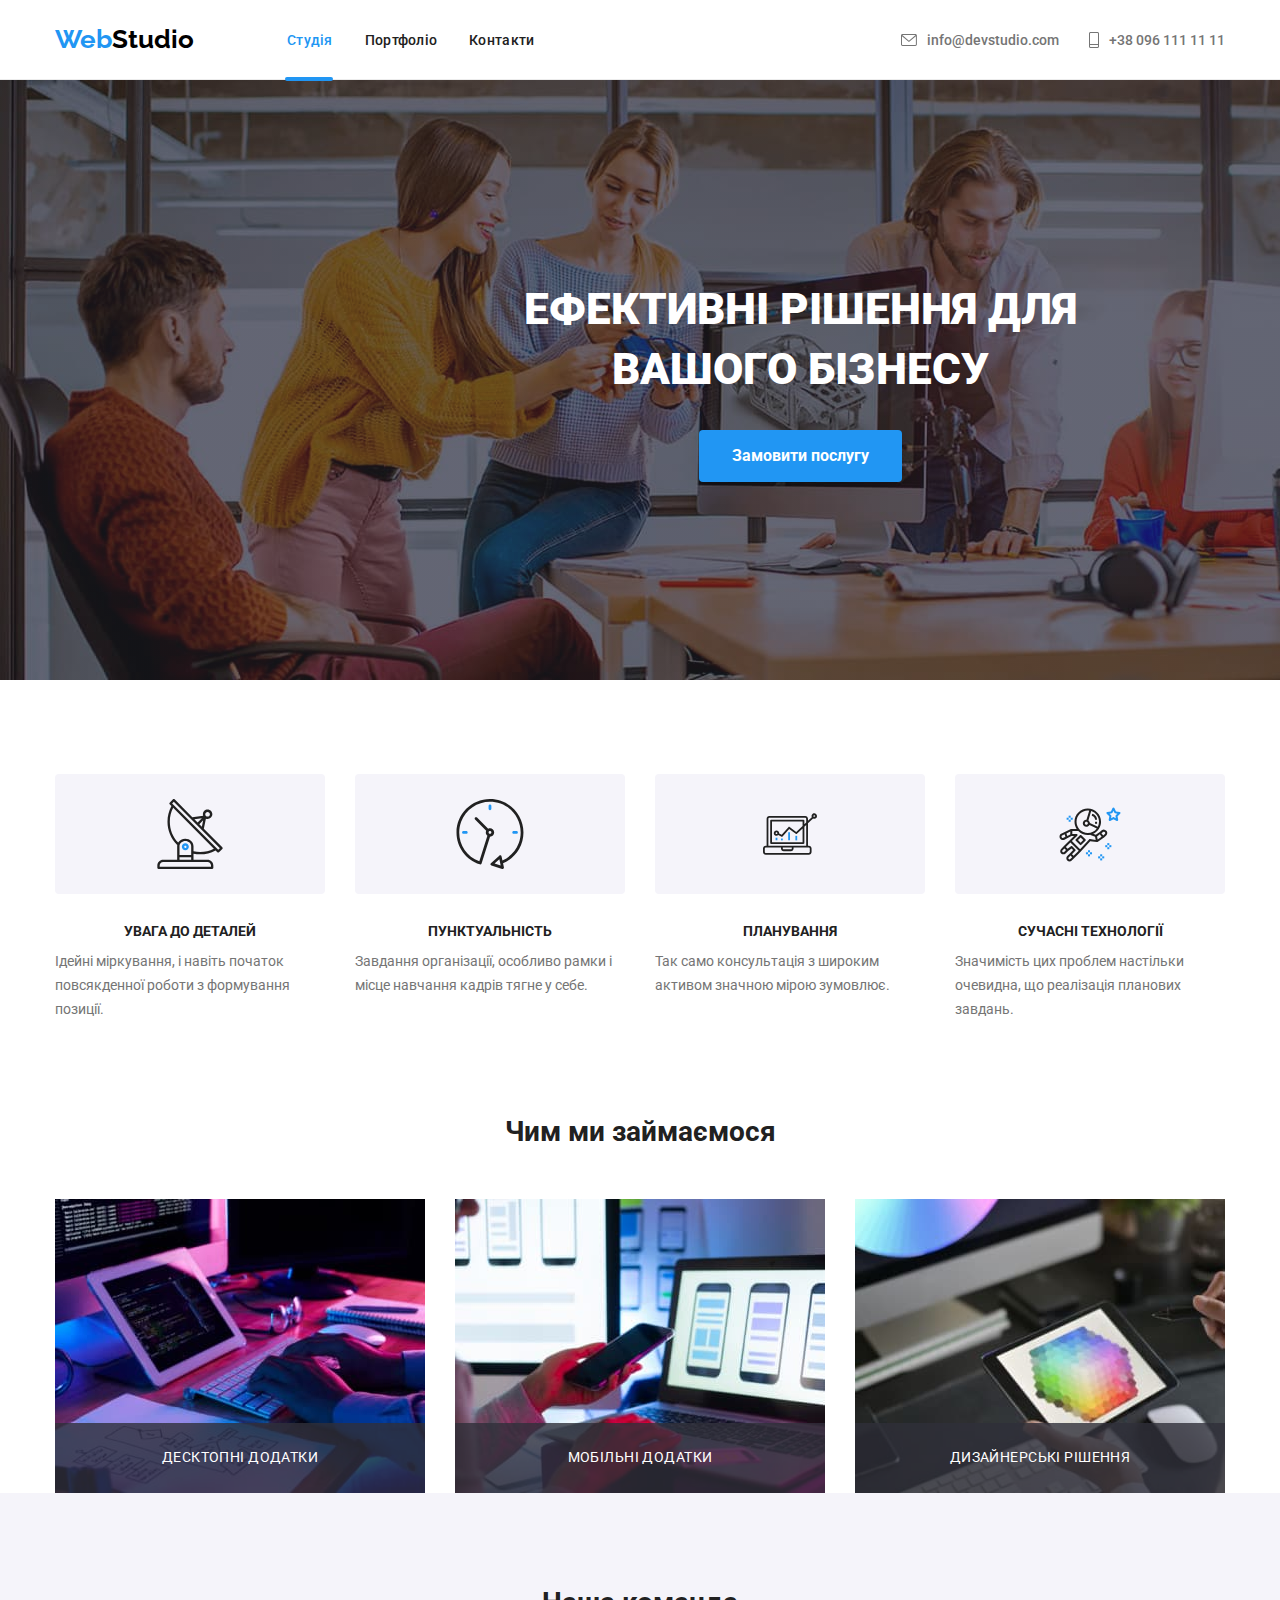
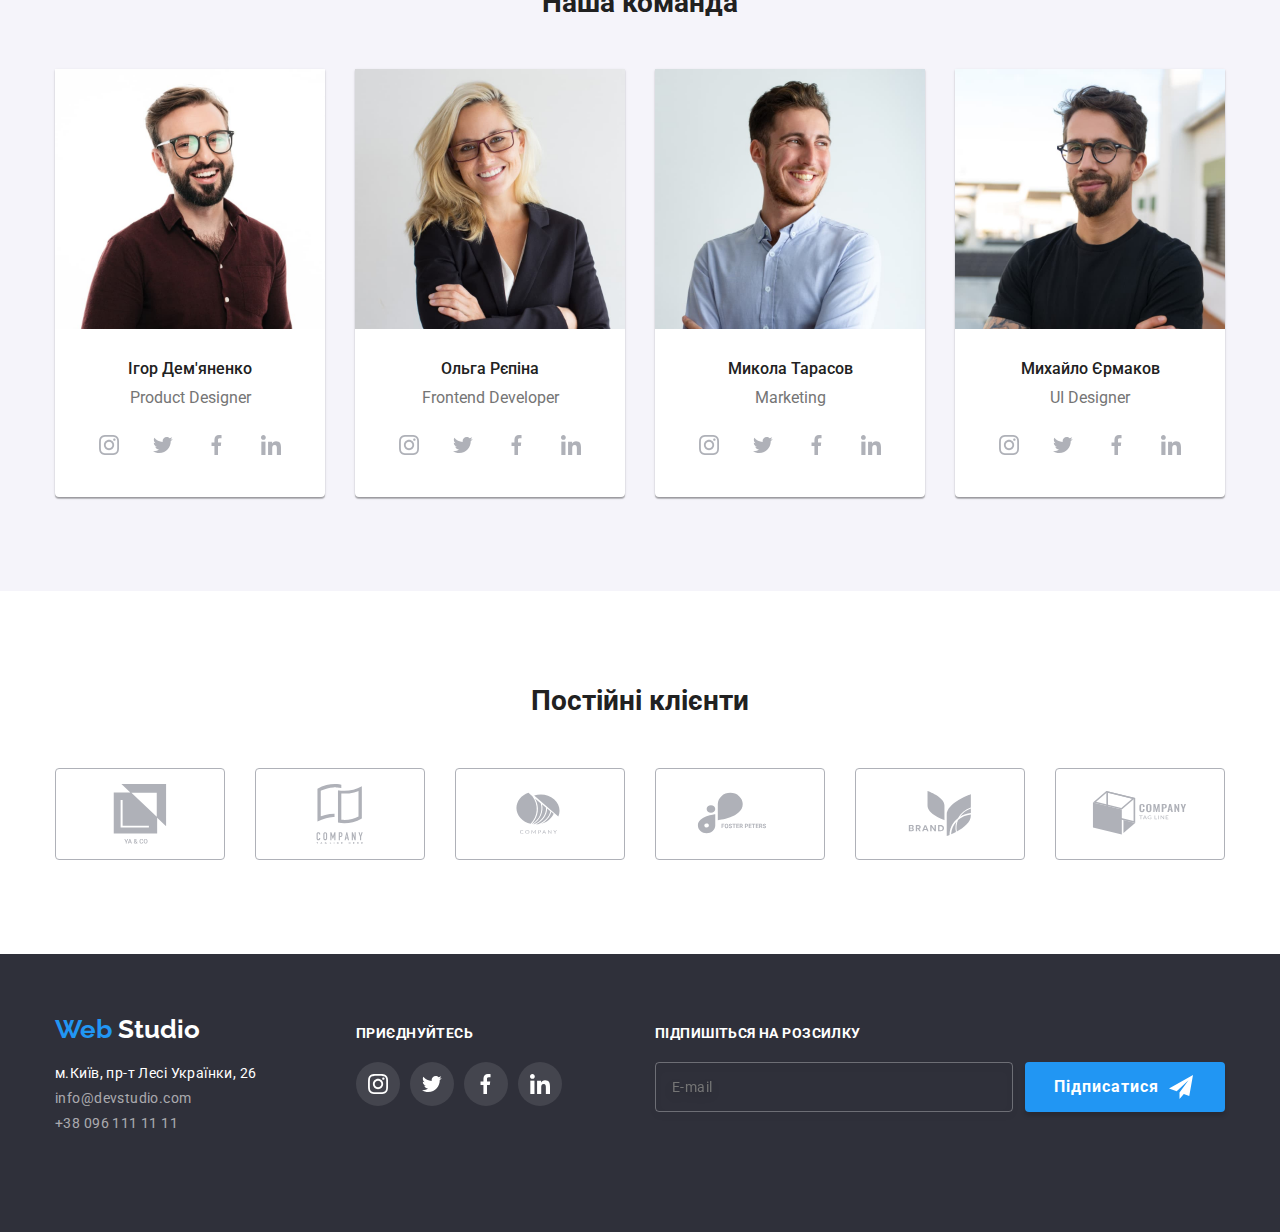
<file: index.html>
<!doctype html>
<html lang="uk">

<!----------------------- Шапка сайта ----------------------->

<head>
  <meta charset="UTF-8">
  <meta http-equiv="X-UA-Compatible" content="IE=edge">
  <meta name="viewport" content="width=device-width, initial-scale=1.0">
  <title>Web Studio</title>
  <link rel="preconnect" href="https://fonts.googleapis.com">
  <link rel="preconnect" href="https://fonts.gstatic.com" crossorigin>
  <link href="https://fonts.googleapis.com/css2?family=Raleway:wght@700&family=Roboto:wght@400;500;700;900&display=swap"
    rel="stylesheet">
  <link rel="stylesheet" href="./css/main.min.css">
</head>

<body class="body">

  <!----------------------- Header ----------------------->
  <header class="header">
    <div class="header__container">
      <nav class="header__nav"> <a href="index.html" class="logo"><span class="logo--blue">Web</span>Studio</a>
        <ul class="header__list">
          <li class="header__item">
            <div class="header__thumb">
              <a class="link current" href="index.html">Студія</a>
              <div class="line__studio"></div>
            </div>

          </li>
          <li class="header__item"><a class="link" href="portfolio.html">Портфоліо</a></li>
          <li class="header__item"><a class="link" href="">Контакти</a></li>
        </ul>

      </nav>

      <!------------------------- Контакти -------------->
      <ul class="contacts">
        <li class="contacts__item">
          <a class="contacts__link" href="mailto:info@devstudio.com">
            <svg width='16' height='12' class="link-svg">
              <use href="./images/icons.svg#icon-envelope"></use>
            </svg>info@devstudio.com</a>
        </li>

        <li class="contacts__item">
          <a class="contacts__link" href="tel:+380961111111">
            <svg width="10" height='16' class="link-svg">
              <use href="./images/icons.svg#icon-telephonelogo"></use>
            </svg>+38 096 111 11 11</a>
        </li>
      </ul>
      <!--------------------------- Мобільне вікно ------------------------>
      <button type="button" class="menu-container" data-menu-open>
        <a class="menu-logo"> <svg class="icon-logo" width="40" height="40">
            <use href="./images/icons.svg#icon-menu-logo"></use>
          </svg> </a>
      </button>
    </div>


    <div class="mob-menu is-hidden " data-menu>
      <div class="mob_container">
        <button type="button" class="menu__close" data-menu-close>
          <svg class="menu__logo">
            <use href="images/icons.svg#icon-vector-close"></use>
          </svg>
        </button>

        <ul class="mob__list">
          <li class="mob__item"><a class="link current" href="index.html">Студія</a> </li>
          <li class="mob__item"><a class="link" href="portfolio.html">Портфоліо</a></li>
          <li class="mob__item"><a class="link" href="">Контакти</a></li>
        </ul>

        <ul class="mob__contacts">
          <li class="contacts-item">
            <a class="mob__tel" href="tel:+380961111111"> +38 096 111 11 11</a>
          <li class="contacts-item">
            <a class="mob__mail" href="mailto:info@devstudio.com"> info@devstudio.com</a>
          </li>

          </li>
        </ul>



        <div class="mob_socials">
          <ul class="mob_socials-list">
            <li class="mob_socials-item ">
              <a class="social-link" href="#">Instagram </a>
            </li>

            <li class="mob_socials-item ">
              <a class="social-link" href="#">Twitter </a>
            </li>

            <li class="mob_socials-item ">
              <a class="social-link" href="#">Facebook </a>
            </li>

            <li class="mob_socials-item">
              <a class="social-link" href="#">LinkedIn </a>
            </li>
          </ul>
        </div>
      </div>
    </div>
  </header>

  <!------------------------------ Main  --------------------------->
  <main>

    <!----------------------- Основний банер ----------------------->
    <section class="hero__section">
      <div class="hero__container">
        <h1 class="hero__title">Ефективні рішення для вашого бізнесу</h1>
        <div>
          <button type="button" class="button__design" data-modal-open>Замовити послугу</button>
        </div>
      </div>
    </section>

    <!--------------------------- Переваги ------------------------->
    <section class="features__section">
      <div class="features__container">
        <h2 class="section__title visually-hidden">Переваги</h2>
        <ul class="features__wrap">
          <li class="features__item">
            <div class="features__thumb">
              <svg height='70'>
                <use href="images/icons.svg#icon-antenna"></use>
              </svg></div>
            <h3 class="features__title">УВАГА ДО ДЕТАЛЕЙ</h3>
            <p class="features__text">Ідейні міркування, і навіть початок повсякденної роботи з формування позиції.</p>
          </li>
          <li class="features__item">
            <div class="features__thumb">
              <svg height='70'>
                <use href="images/icons.svg#icon-clock"></use>
              </svg></div>
            <h3 class="features__title">ПУНКТУАЛЬНІСТЬ</h3>
            <p class="features__text">Завдання організації, особливо рамки і місце навчання кадрів тягне у себе.</p>
          </li>
          <li class="features__item icon-diagram">
            <div class="features__thumb">
              <svg height='54'>
                <use href="images/icons.svg#icon-diagram"></use>
              </svg></div>
            <h3 class="features__title">ПЛАНУВАННЯ</h3>
            <p class="features__text">Так само консультація з широким активом значною мірою зумовлює.</p>
          </li>
          <li class="features__item icon-astronaut">
            <div class="features__thumb">
              <svg height='61'>
                <use href="images/icons.svg#icon-astronaut"></use>
              </svg></div>
            <h3 class="features__title">СУЧАСНІ ТЕХНОЛОГІЇ</h3>
            <p class="features__text">Значимість цих проблем настільки очевидна, що реалізація планових завдань.</p>
          </li>
        </ul>
      </div>
    </section>

    <!----------------------- Чим ми займаємось ----------------------->
    <section class="examples__section">
      <div class="examples__container">
        <h2 class="section__title">Чим ми займаємося</h2>
        <ul class="examples__list">
          <li class="examples__item">
            <div class="examples__thumb">
              <img src="images/imgwork1.jpg" alt="Людина працює за компютером" width="370">
              <div class="examples__text">
                <p>Десктопні додатки</p>
              </div>
            </div>
          </li>
          <li class="examples__item">
            <div class="examples__thumb">
              <img src="images/imgwork2.jpg" alt="Людина працює з мобільним телефоном" width="370">
              <div class="examples__text">
                <p>Мобільні додатки</p>
              </div>
          </li>
          <li class="examples__item">
            <div class="examples__thumb">
              <img src="images/imgwork3.jpg" alt="Людина працює на планшеті" width="370">
              <div class="examples__text">
                <p>Дизайнерські рішення</p>
              </div>
            </div>
          </li>
        </ul>
      </div>
    </section>

    <!----------------------- Команда ----------------------->
    <section class="team__section">
      <div class="team__container">
        <h2 class="section__title">Наша команда</h2>
        <ul class="team__list">
          <li class="team__hero">
            <picture>
              <source srcset="
              ./images/imgproddes.jpg 1x,
              ./images/imgproddes-2x.jpg 2x" media="(min-width:1200px)" />
              <source srcset="
              ./images/tablet/imgigor-tablet.jpg 1x,
              ./images/tablet/imgigor-tablet-2x.jpg 2x" media="(min-width:768px)" />
              <source srcset="
              ./images/mob/imgigor-mob.jpg 1x,
              ./images/mob/imgigor-2x.jpg 2x" media="(min-width:480)" />
              <img class="team_foto" src="images/imgproddes.jpg" alt="Фотографія Продакт дизайнера">

            </picture>
            <div class="team__item">
              <h3 class="team__title">Ігор Дем'яненко</h3>
              <p class="team__text">Product Designer</p>
            </div>
            <div class="team__actions">
              <ul class="button">
                <li class="button__icon">
                  <a href="#"><svg class="button__logo">
                      <use href="images/icons.svg#icon-instagram"></use>
                    </svg>
                  </a>
                </li>
                <li class="button__icon">
                  <a href="#"><svg class="button__logo">
                      <use href="images/icons.svg#icon-twitter"></use>
                    </svg>
                  </a>
                </li>
                <li class="button__icon"><a href="#"><svg class="button__logo">
                      <use href="images/icons.svg#icon-facebook"></use>
                    </svg>
                  </a>
                </li>
                <li class="button__icon"><a href="#"><svg class="button__logo">
                      <use href="images/icons.svg#icon-linkedin"></use>
                    </svg>
                  </a>
                </li>
              </ul>
            </div>
          </li>
          <li class="team__hero">
            <picture>
              <source srcset="
              ./images/imgfrontdev.jpg 1x,
              ./images/imgfrontdev-2x.jpg 2x" media="(min-width:1200px)" />
              <source srcset="
              ./images/tablet/imgolga-tablet.jpg 1x,
              ./images/tablet/imgolga-tablet-2x.jpg 2x" media="(min-width:768px)" />
              <source srcset="
              ./images/mob/imgolga-mob.jpg 1x,
              ./images/mob/imgolga-2x.jpg 2x" media="(min-width:480px)" />
              <img class="team_foto" src="images/imgfrontdev.jpg" alt="Фотографія фронтенд девелопера">
            </picture>
            <div class="team__item">
              <h3 class="team__title">Ольга Рєпіна</h3>
              <p class="team__text">Frontend Developer</p>
            </div>
            <div class="team__actions">
              <ul class="button">
                <li class="button__icon">
                  <a href="#"><svg class="button__logo">
                      <use href="images/icons.svg#icon-instagram"></use>
                    </svg></a> </li>
                <li class="button__icon">
                  <a href="#"><svg class="button__logo">
                      <use href="images/icons.svg#icon-twitter"></use>
                    </svg></a></li>
                <li class="button__icon"><a href="#"><svg class="button__logo">
                      <use href="images/icons.svg#icon-facebook"></use>
                    </svg></a></li>
                <li class="button__icon"><a href="#"><svg class="button__logo">
                      <use href="images/icons.svg#icon-linkedin"></use>
                    </svg></a></li>
              </ul>
            </div>
          </li>
          <li class="team__hero">
            <picture>
              <source srcset="
              ./images/imgmarketing.jpg 1x,
              ./images/imgmarketing-2x.jpg 2x" media="(min-width:1200px)" />
              <source srcset="
              ./images/tablet/imgmikola-tablet.jpg 1x,
              ./images/tablet/imgmikola-tablet-2x.jpg 2x" media="(min-width:768px)" />
              <source srcset="
              ./images/mob/imgmikila-mob.jpg 1x,
              ./images/mob/imgmikila-mob-2x.jpg 2x" media="(min-width:480px)" />
              <img class="team_foto" src="images/imgmarketing.jpg" alt="Фотографія маркетолога">
            </picture>
            <div class="team__item">
              <h3 class="team__title">Микола Тарасов</h3>
              <p class="team__text">Marketing</p>
            </div>
            <div class="team__actions">
              <ul class="button">
                <li class="button__icon">
                  <a href="#"><svg class="button__logo">
                      <use href="images/icons.svg#icon-instagram"></use>
                    </svg></a> </li>
                <li class="button__icon">
                  <a href="#"><svg class="button__logo">
                      <use href="images/icons.svg#icon-twitter"></use>
                    </svg></a></li>
                <li class="button__icon"><a href="#"><svg class="button__logo">
                      <use href="images/icons.svg#icon-facebook"></use>
                    </svg></a></li>
                <li class="button__icon"><a href="#"><svg class="button__logo">
                      <use href="images/icons.svg#icon-linkedin"></use>
                    </svg></a></li>
              </ul>
            </div>
          </li>
          <li class="team__hero">
            <picture>
              <source srcset="
              ./images/imguides.jpg 1x,
              ./images/imguides-2x.jpg 2x" media="(min-width:1200px)" />
              <source srcset="
              ./images/tablet/imgmihailo-tablet.jpg 1x,
              ./images/tablet/imgmihailo-tablet-2x.jpg 2x" media="(min-width:768px)" />
              <source srcset="
              ./images/mob/imgmihailo-mob.jpg 1x,
              ./images/mob/imgmihailo-mob-2x.jpg 2x" media="(min-width:480px)" />
              <img class="team_foto" src="images/imguides.jpg" alt="Фотографія ЮАй дизайнера">
            </picture>
            <div class="team__item">
              <h3 class="team__title">Михайло Єрмаков</h3>
              <p class="team__text">UI Designer</p>
            </div>
            <div class="team__actions">
              <ul class="button">
                <li class="button__icon">
                  <a href="#"><svg class="button__logo">
                      <use href="images/icons.svg#icon-instagram"></use>
                    </svg></a> </li>
                <li class="button__icon">
                  <a href="#"><svg class="button__logo">
                      <use href="images/icons.svg#icon-twitter"></use>
                    </svg></a></li>
                <li class="button__icon"><a href="#"><svg class="button__logo">
                      <use href="images/icons.svg#icon-facebook"></use>
                    </svg></a></li>
                <li class="button__icon"><a href="#"><svg class="button__logo">
                      <use href="images/icons.svg#icon-linkedin"></use>
                    </svg></a></li>
              </ul>
            </div>
          </li>
        </ul>
      </div>

    </section>


    <!------------------------------ Постійні клієнти ---------------------------->
    <section class="clients__section">
      <div class="clients__container">
        <h2 class="section__title">Постійні клієнти</h2>
        <!-- <div class="clients__block"> -->
        <ul class="clients__list">
          <li class="clients__item">
            <a href="#" class="clients__thumb">
              <svg class="clients__icon company" width="46" height="59">
                <use href="images/icons.svg#icon-company"></use>
              </svg>
            </a>
          </li>
          <li class="clients__item">
            <a href="#" class="clients__thumb">
              <svg class="clients__icon union" width="40" height="52">
                <use href="images/icons.svg#icon-union"></use>
              </svg>
            </a>
          </li>
          <li class="clients__item">
            <a href="#" class="clients__thumb">
              <svg class="clients__icon onion">
                <use href="images/icons.svg#icon-onion"></use>
              </svg>
            </a>
          </li>
          <li class="clients__item">
            <a href="#" class="clients__thumb">
              <svg class="clients__icon fosterpeters">
                <use href="images/icons.svg#icon-fosterpeters"></use>
              </svg>
            </a>
          </li>
          <li class="clients__item">
            <a href="#" class="clients__thumb">
              <svg class="clients__icon brand">
                <use href="images/icons.svg#icon-brand"></use>
              </svg>
            </a>
          </li>
          <li class="clients__item">
            <a href="#" class="clients__thumb">
              <svg class="clients__icon tagline">
                <use href="images/icons.svg#icon-tagline"></use>
              </svg>
            </a>
          </li>
        </ul>
        <!-- </div> -->
      </div>
    </section>
  </main>

  <!----------------------- Футер ----------------------->
  <footer class="footer">
    <div class="container footer--container">
      <div class="footer--address"><a href="index.html" class="footer__logo">
          <span class="footer__logo-blue">Web</span>
          <span class="footer__logo-white">Studio</span></a>
        <address>
          <div>
            <ul class="footer__nav">
              <li>
                <a class="address link" href="https://goo.gl/maps/ewdzD51WunYtRSSt5" target="_blank"
                  rel="noopener noreferrer">м.Київ, пр-т Лесі Українки, 26</a>
              </li>
              <li>
                <a class="contact link" href="mailto:info@devstudio.com">info@devstudio.com</a>
              </li>
              <li>
                <a class="contact link last" href="tel:+380961111111">+38 096 111 11 11</a>
              </li>
            </ul>
          </div>
        </address>
      </div>
      <!----------------------------Лінки на соцмережі--------------------------------->
      <div>
        <h3 class="footer__title">Приєднуйтесь</h3>
        <div class="socials">
          <ul class="socials__list">
            <li class="socials__item ">
              <a href="#">
                <svg class="socials__button">
                  <use href="./images/icons.svg#icon-instagram"></use>
                </svg>
              </a>
            </li>
            <li class="socials__item ">
              <a href="#">
                <svg class="socials__button">
                  <use href="./images/icons.svg#icon-twitter"></use>
                </svg>
              </a>
            </li>
            <li class="socials__item ">
              <a href="#">
                <svg class="socials__button">
                  <use href="./images/icons.svg#icon-facebook"></use>
                </svg>
              </a>
            </li>
            <li class="socials__item ">
              <a href="#">
                <svg class="socials__button">
                  <use href="./images/icons.svg#icon-linkedin"></use>
                </svg>
              </a>
            </li>
          </ul>
        </div>
      </div>

      <!-- --------------------------Форма email підписки---------------------------------->
      <div class="footer__mail">
        <h3 class="footer__title">Підпишіться на розсилку</h3>
        <div class="footer__field">
          <label for="mail"></label>
          <input type="email" name="mail" id="mail" placeholder="E-mail" />
          <button type="submit" class='footer__subscribtion'>Підписатися<svg class="footer__send">
              <use href="./images/icons.svg#icon-send"></use>
            </svg></button>
        </div>
      </div>
    </div>
  </footer>
  <!----------------------------Модальне ввікно------------------------------------->
  <div class="modal is-hidden" data-modal>
    <div class="modal__container">
      <button type="button" class="modal__close" data-modal-close>
        <svg class="close__logo">
          <use href="images/icons.svg#icon-vector-close"></use>
        </svg>
      </button>
      <p class="modal__title">Залиште свої дані, ми вам передзвонимо</p>
      <form class="modal__form" autocomplete="off">
        <div class="form__field">
          <label class="form__label" for="name" autofocus>Ім'я</label>
          <input class="form__input" type="text" name="name" id="name" />
          <div class="modal__logo">
            <svg class="name__logo">
              <use href="images/icons.svg#icon-name"></use>
            </svg>
          </div>
        </div>
        <div class="form__field">
          <label class="form__label" for="tel">Телефон</label>
          <input class="form__input" type="tel" name="tel" id="tel" />
          <div class="modal__telephone">
            <svg class="telephone__logo">
              <use href="images/icons.svg#icon-telephone"></use>
            </svg>
          </div>
        </div>

        <div class="form__field">
          <label class="form__label" for="mail">Пошта</label>
          <input class="form__input" type="email" name="mail" id="mail" />
          <div class="modal__mail">
            <svg class="mail__logo">
              <use href="images/icons.svg#icon-mail"></use>
            </svg>
          </div>
        </div>
        <div class="form__field">
          <label class="form__label" for="comment">Коментар</label>
          <textarea class="form__area" type="text" name="comment" id="comment" rows="10" placeholder="Введіть текст">
          </textarea>
        </div>
        <div class="checkbox__form">
          <label class="checkbox__policy" for="policy">
            <input class="checkbox" type="checkbox" name="policy" id="policy" />
            <svg class="checkbox__logo">
              <use href="images/icons.svg#icon-chekbox"></use>
            </svg>
            <svg class="approve__logo">
              <use href="images/icons.svg#icon-icon-check"></use>
            </svg>Погоджуюся з розсилкою та приймаю<a class="link__legal" href="#"> Умови договору</a>
          </label>
        </div>

        <button class="modal__button" type="submit">Відправити</button>
      </form>
    </div>
  </div>

  <script src="./js/modal.js"></script>
  <script src="./js/menu.js"></script>
</body>

</html>
</file>
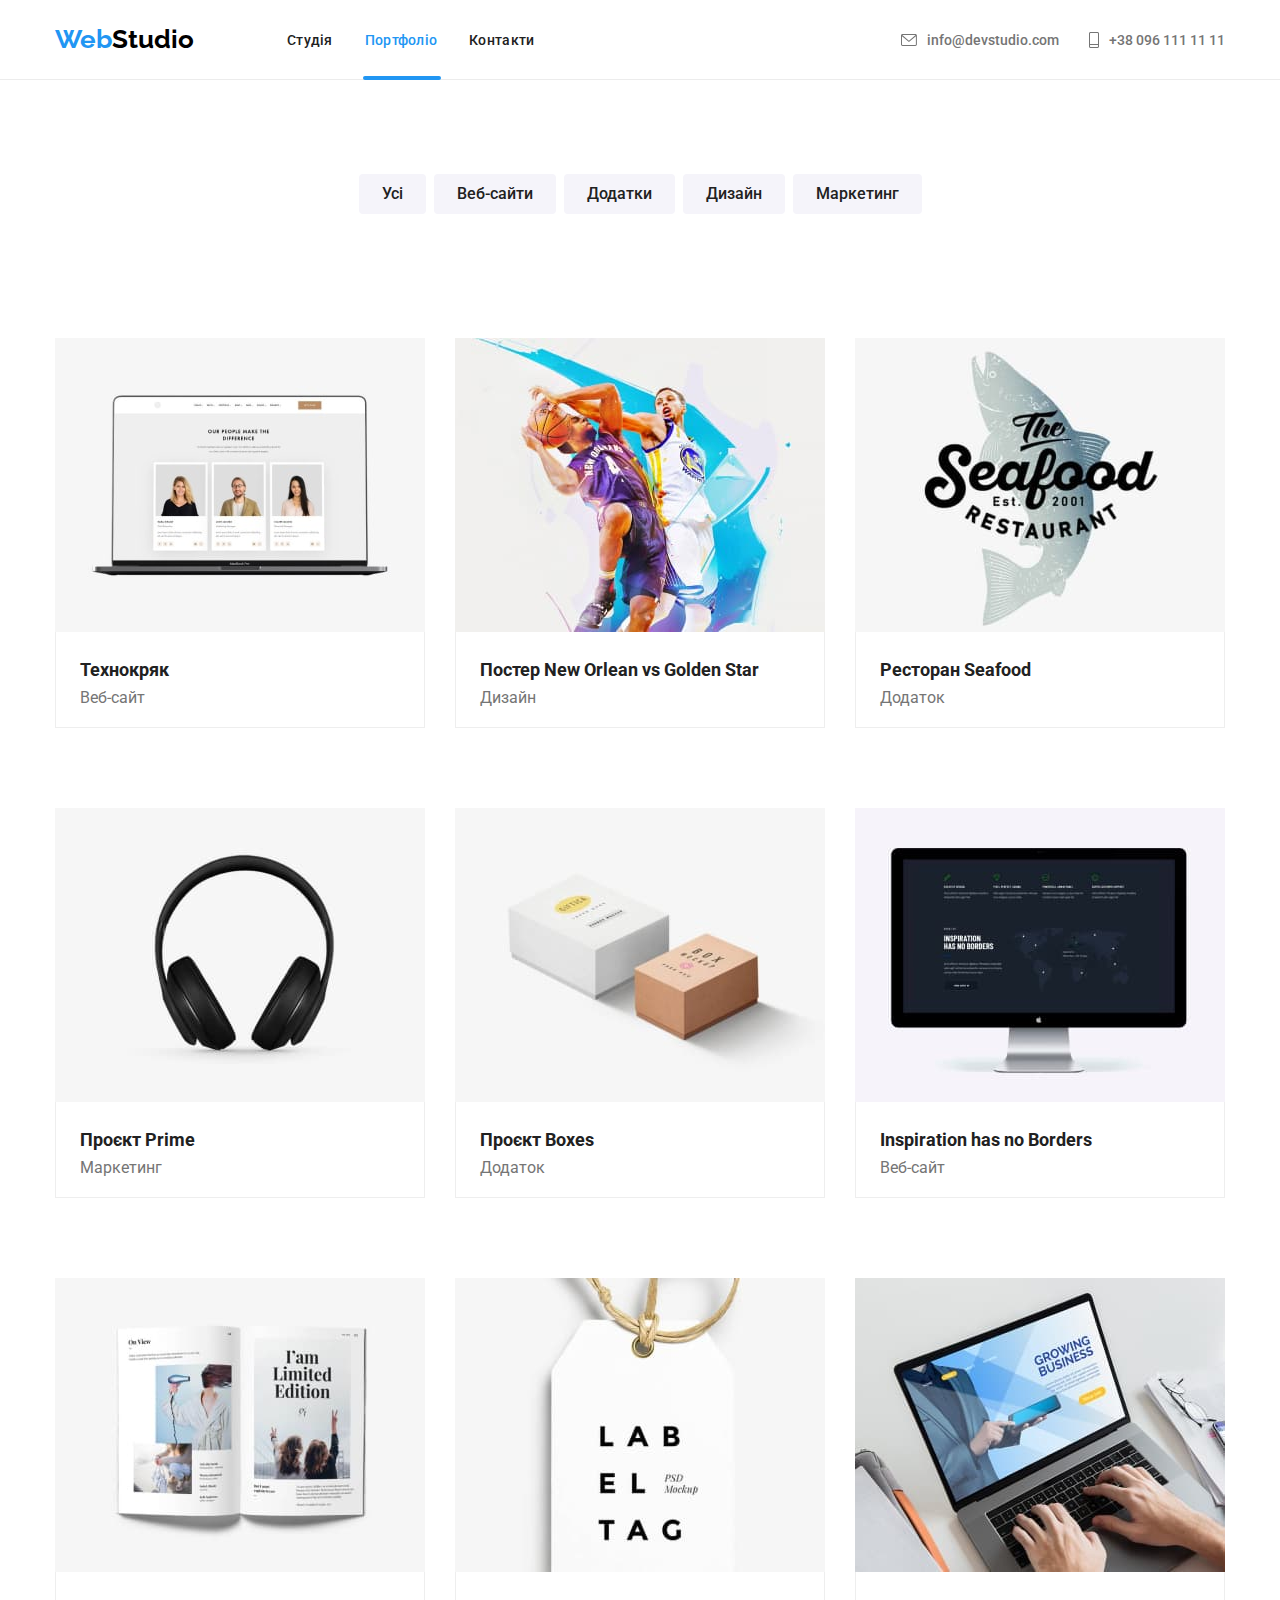
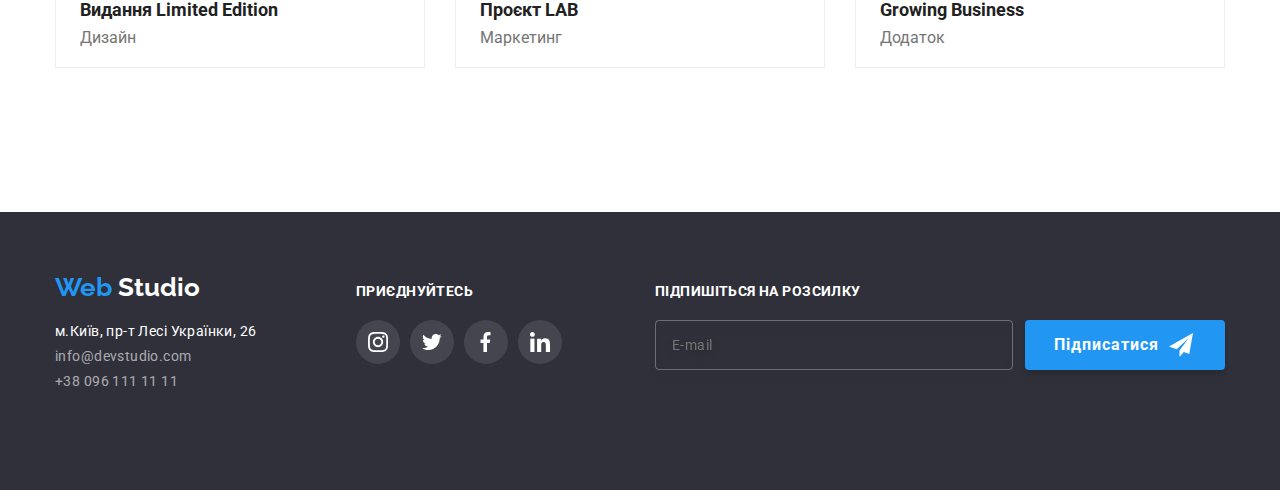
<file: portfolio.html>
<!doctype html>
<html lang="uk">

<!----------------------- Шапка сайта ----------------------->

<head>
  <meta charset="UTF-8">
  <meta http-equiv="X-UA-Compatible" content="IE=edge">
  <meta name="viewport" content="width=device-width, initial-scale=1.0">
  <title>Web Studio</title>
  <link rel="preconnect" href="https://fonts.googleapis.com">
  <link rel="preconnect" href="https://fonts.gstatic.com" crossorigin>
  <link href="https://fonts.googleapis.com/css2?family=Raleway:wght@700&family=Roboto:wght@400;500;700;900&display=swap"
    rel="stylesheet">
  <link rel="stylesheet"
    href="https://cdnjs.cloudflare.com/ajax/libs/modern-normalize/1.0.0/modern-normalize.min.css" />
  <link rel="stylesheet" href="./css/main.min.css">
</head>

<body class="body">

  <!----------------------- Header ----------------------->
  <header class="header">
    <div class="header__container">
      <nav class="header__nav"> <a href="index.html" class="logo"><span class="logo--blue">Web</span>Studio</a>
        <ul class="header__list">
          <li class="header__item">
            <div class="header__thumb">
              <a class="link " href="index.html">Студія</a>


          </li>
          <li class="header__item"><a class="link current" href="portfolio.html">Портфоліо</a></li>
          <div class="line__portfolio"></div>
          <li class="header__item"><a class="link" href="">Контакти</a></li>
        </ul>

      </nav>
      <ul class="contacts">
        <li class="contacts__item">
          <a class="contacts__link" href="mailto:info@devstudio.com">
            <svg width='16' height='12' class="link-svg">
              <use href="./images/icons.svg#icon-envelope"></use>
            </svg>info@devstudio.com</a>
        </li>

        <li class="contacts__item">
          <a class="contacts__link" href="tel:+380961111111">
            <svg width="10" height='16' class="link-svg">
              <use href="./images/icons.svg#icon-telephonelogo"></use>
            </svg>+38 096 111 11 11</a>
        </li>
      </ul>
      <!--------------------------- Мобільне вікно ------------------------>

      <button type="button" class="menu-container" data-menu-open>
        <a class="menu-logo"> <svg class="icon-logo" height="40" weight="40">
            <use href="./images/icons.svg#icon-menu-logo"></use>
          </svg> </a>
      </button>
    </div>

    <div class="mob-menu is-hidden " data-menu>
      <div class="mob_container">
        <button type="button" class="menu__close" data-menu-close>
          <svg class="menu__logo">
            <use href="images/icons.svg#icon-vector-close"></use>
          </svg>
        </button>

        <ul class="mob__list">
          <li class="mob__item"><a class="link current" href="index.html">Студія</a> </li>
          <li class="mob__item"><a class="link" href="portfolio.html">Портфоліо</a></li>
          <li class="mob__item"><a class="link" href="">Контакти</a></li>
        </ul>

        <ul class="mob__contacts">
          <li class="contacts-item">
            <a class="mob__tel" href="tel:+380961111111"> +38 096 111 11 11</a>
          <li class="contacts-item">
            <a class="mob__mail" href="mailto:info@devstudio.com"> info@devstudio.com</a>
          </li>

          </li>
        </ul>



        <div class="mob_socials">
          <ul class="mob_socials-list">
            <li class="mob_socials-item ">
              <a class="social-link" href="#">Instagram </a>
            </li>

            <li class="mob_socials-item ">
              <a class="social-link" href="#">Twitter </a>
            </li>

            <li class="mob_socials-item ">
              <a class="social-link" href="#">Facebook </a>
            </li>

            <li class="mob_socials-item">
              <a class="social-link" href="#">LinkedIn </a>
            </li>
          </ul>
        </div>
      </div>
    </div>
  </header>

  <!----------------------- Main  ----------------------->
  <main>
    <section>
      <div class="filters__container">
        <h1 hidden>Наші роботи</h1>

        <!----------------------- Фільтр робіт ----------------------->
        <ul class="filters ">
          <li class="filters__item"><button type="button" class="filters__button">Усі</button></li>
          <li class="filters__item"><button type="button" class="filters__button">Веб-сайти</button></li>
          <li class="filters__item"><button type="button" class="filters__button">Додатки</button></li>
          <li class="filters__item"><button type="button" class="filters__button">Дизайн</button></li>
          <li class="filters__item"><button type="button" class="filters__button">Маркетинг</button></li>
        </ul>
      </div>

      <!----------------------- Приклади робіт ----------------------->
      <div class="projects__section">
        <ul class="projects__list">
          <li class="projects__item">
            <a href="#" class="projects__link">
              <div class="projects__thumb">
                <picture>
                  <source srcset="
              ./images/imgtechnokrak.jpg 1x,
              ./images/imgtechnokrak-2x.jpg 2x" media="(min-width:1200px)" />
                  <source srcset="
              ./images/tablet/imgnote-tablet.jpg 1x,
              ./images/tablet/imgnote-tablet-2x.jpg 2x" media="(min-width:768px)" />
                  <source srcset="
              ./images/mob/techkrak-mob.jpg 1x,
              ./images/mob/techkrak-mob-2x.jpg 2x" media="(min-width:480px)" />
                  <img src="images/imgtechnokrak.jpg" alt="Ноутбук з фотографіями на екрані" />

                </picture>

                <div class="projects__text">
                  <p>Ресурс пропонує комплексні пропозиції з різним рівнем функціоналу та сервісів. Все це дозволить
                    відвідувачу отримати вичерпні відомості про компанію чи приватну особу.</p>
                </div>
              </div>

              <div class="projects__box">
                <h2 class="title">Технокряк</h2>
                <p class="text">Веб-сайт</p>
              </div>
            </a>
          </li>

          <li class="projects__item">
            <a class="projects__link" href="#">
              <div class="projects__thumb">
                <picture>
                  <source srcset="
              ./images/imgposter.jpg 1x,
              ./images/imgposter-2x.jpg 2x" media="(min-width:1200px)" />
                  <source srcset="
              ./images/tablet/imgbasket-tablet.jpg 1x,
              ./images/tablet/imgbasket-tablet-2x.jpg 2x" media="(min-width:768px)" />
                  <source srcset="
              ./images/mob/imgbasket-mob.jpg 1x,
              ./images/mob/imgbasket-mob-2x.jpg 2x" media="(min-width:480px)" />
                  <img src="images/imgposter.jpg" alt="Баскетболісти грають з м'ячем" />

                </picture>

                <div class="projects__text">
                  <p>Ресурс пропонує комплексні пропозиції з різним рівнем функціоналу та сервісів. Все це дозволить
                    відвідувачу отримати вичерпні відомості про компанію чи приватну особу.</p>
                </div>

              </div>
              <div class="projects__box">
                <h2 class="title">Постер New Orlean vs Golden Star</h2>
                <p class="text">Дизайн</p>
              </div>
            </a>
          </li>

          <li class="projects__item">
            <a class="projects__link" href="#">
              <div class="projects__thumb">
                <picture>
                  <source srcset="
              ./images/imgseafood.jpg 1x,
              ./images/imgseafood-2x.jpg 2x" media="(min-width:1200px)" />
                  <source srcset="
              ./images/tablet/imgseafood-tablet.jpg 1x,
              ./images/tablet/imgseafood-tablet-2x.jpg 2x" media="(min-width:768px)" />
                  <source srcset="
              ./images/mob/imgseafood-mob.jpg 1x,
              ./images/mob/imgseafood-mob-2x.jpg 2x" media="(min-width:480px)" />
                  <img src="images/imgseafood.jpg"  alt="Постер з рибою на картинці">

                </picture>
                <div class="projects__text">
                  <p>Ресурс пропонує комплексні пропозиції з різним рівнем функціоналу та сервісів. Все це дозволить
                    відвідувачу отримати вичерпні відомості про компанію чи приватну особу.</p>
                </div>

              </div>
              <div class="projects__box">
                <h2 class="title">Ресторан Seafood</h2>
                <p class="text">Додаток</p>
              </div>
            </a>
          </li>

          <li class="projects__item">
            <a class="projects__link" href="#">
              <div class="projects__thumb">
                <picture>
                  <source srcset="
              ./images/imgphones.jpg 1x,
              ./images/imgphones-2x.jpg 2x" media="(min-width:1200px)" />
                  <source srcset="
              ./images/tablet/imgphones-tablet.jpg 1x,
              ./images/tablet/imgphones-tablet-2x.jpg 2x" media="(min-width:768px)" />
                  <source srcset="
              ./images/mob/imgphones-mob.jpg 1x,
              ./images/mob/imgphones-mob-2x.jpg 2x" media="(min-width:480px)" />
                  <img src="images/imgphones.jpg" alt="Навушники">

                </picture>

                <div class="projects__text">
                  <p>Ресурс пропонує комплексні пропозиції з різним рівнем функціоналу та сервісів. Все це дозволить
                    відвідувачу отримати вичерпні відомості про компанію чи приватну особу.</p>
                </div>

              </div>
              <div class="projects__box">
                <h2 class="title">Проєкт Prime</h2>
                <p class="text">Маркетинг</p>
              </div>
            </a>
          </li>

          <li class="projects__item">
            <a class="projects__link" href="#">
              <div class="projects__thumb">
                <picture>
                  <source srcset="
              ./images/imgboxs.jpg 1x,
              ./images/imgboxs-2x.jpg 2x" media="(min-width:1200px)" />
                  <source srcset="
              ./images/tablet/imgboxes-tablets.jpg 1x,
              ./images/tablet/imgboxes-tablets-2x.jpg 2x" media="(min-width:768px)" />
                  <source srcset="
              ./images/mob/imgboses-mob.jpg 1x,
              ./images/mob/imgboses-mob-2x.jpg 2x" media="(min-width:480px)" />
                  <img src="images/imgboxs.jpg" alt="Два ящика">

                </picture>

                <div class="projects__text">
                  <p>Ресурс пропонує комплексні пропозиції з різним рівнем функціоналу та сервісів. Все це дозволить
                    відвідувачу отримати вичерпні відомості про компанію чи приватну особу.</p>
                </div>

              </div>
              <div class="projects__box">
                <h2 class="title">Проєкт Boxes</h2>
                <p class="text">Додаток</p>
              </div>
            </a>
          </li>

          <li class="projects__item">
            <a class="projects__link" href="#">
              <div class="projects__thumb">
                <picture>
                  <source srcset="
              ./images/imgmonitor.jpg 1x,
              ./images/imgmonitor-2x.jpg 2x" media="(min-width:1200px)" />
                  <source srcset="
              ./images/tablet/imgmonitor-tablets.jpg 1x,
              ./images/tablet/imgmonitor-tablets-2x.jpg 2x" media="(min-width:768px)" />
                  <source srcset="
              ./images/mob/img-monitor-mob.jpg 1x,
              ./images/mob/img-monitor-mob-2x.jpg 2x" media="(min-width:480px)" />
                  <img src="images/imgmonitor.jpg" alt="Включений монітор з графічними віджетами на екрані">

                </picture>

                <div class="projects__text">
                  <p>Ресурс пропонує комплексні пропозиції з різним рівнем функціоналу та сервісів. Все це дозволить
                    відвідувачу отримати вичерпні відомості про компанію чи приватну особу.</p>
                </div>

              </div>
              <div class="projects__box">
                <h2 class="title">Inspiration has no Borders</h2>
                <p class="text">Веб-сайт</p>
              </div>
            </a>
          </li>

          <li class="projects__item">
            <a class="projects__link" href="#">
              <div class="projects__thumb">
                <picture>
                  <source srcset="
              ./images/imgbook.jpg 1x,
              ./images/imgbook-2x.jpg 2x" media="(min-width:1200px)" />
                  <source srcset="
              ./images/tablet/imgbook-tablet.jpg 1x,
              ./images/tablet/imgbook-tablet-2x.jpg 2x" media="(min-width:768px)" />
                  <source srcset="
              ./images/mob/imglimited-mob.jpg 1x,
              ./images/mob/imglimited-mob-2x.jpg 2x" media="(min-width:480px)" />
                  <img src="images/imgbook.jpg" alt="Книжка">
                </picture>

                <div class="projects__text">
                  <p>Ресурс пропонує комплексні пропозиції з різним рівнем функціоналу та сервісів. Все це дозволить
                    відвідувачу отримати вичерпні відомості про компанію чи приватну особу.</p>
                </div>

              </div>
              <div class="projects__box">
                <h2 class="title">Видання Limited Edition</h2>
                <p class="text">Дизайн</p>
              </div>
            </a>
          </li>

          <li class="projects__item">
            <a class="projects__link" href="#">
              <div class="projects__thumb">
                <picture>
                  <source srcset="
              ./images/imglab.jpg 1x,
              ./images/imglab-2x.jpg 2x" media="(min-width:1200px)" />
                  <source srcset="
              ./images/tablet/imglab-tablet.jpg 1x,
              ./images/tablet/imglab-tablet-2x.jpg 2x" media="(min-width:768px)" />
                  <source srcset="
              ./images/mob/imglab-mob.jpg 1x,
              ./images/mob/imglab-mob-2x.jpg 2x" media="(min-width:480px)" />
                  <img src="images/imglab.jpg" alt="Лейбл на ниточці">
                </picture>

                <div class="projects__text">
                  <p>Ресурс пропонує комплексні пропозиції з різним рівнем функціоналу та сервісів. Все це дозволить
                    відвідувачу отримати вичерпні відомості про компанію чи приватну особу.</p>
                </div>

              </div>
              <div class="projects__box">
                <h2 class="title">Проєкт LAB</h2>
                <p class="text">Маркетинг</p>
              </div>
            </a>
          </li>

          <li class="projects__item">
            <a class="projects__link" href="#">
              <div class="projects__thumb">
                <picture>
                  <source srcset="
              ./images/imgbusiness.jpg 1x,
              ./images/imgbusiness-2x.jpg 2x" media="(min-width:1200px)" />
                  <source srcset="
              ./images/tablet/imgnotehand-tablet.jpg 1x,
              ./images/tablet/imgnotehand-tablet-2x.jpg 2x" media="(min-width:768px)" />
                  <source srcset="
              ./images/mob/imgnotebook-mob.jpg 1x,
              ./images/mob/imgnotebook-mob-2x.jpg 2x" media="(min-width:480px)" />
                  <img src="images/imgbusiness.jpg" alt="Руки на працючому ноутбуці">
                </picture>

                <div class="projects__text">
                  <p>Ресурс пропонує комплексні пропозиції з різним рівнем функціоналу та сервісів. Все це дозволить
                    відвідувачу отримати вичерпні відомості про компанію чи приватну особу.</p>
                </div>

              </div>
              <div class="projects__box">
                <h2 class="title">Growing Business</h2>
                <p class="text">Додаток</p>
              </div>
            </a>
          </li>

        </ul>
      </div>
    </section>
  </main>

  <!----------------------- Футер ----------------------->
  <footer class="footer">
    <div class="container footer--container">
      <div class="footer--address"><a href="index.html" class="footer__logo">
          <span class="footer__logo-blue">Web</span>
          <span class="footer__logo-white">Studio</span></a>
        <address>
          <div>
            <ul class="footer__nav">
              <li>
                <a class="address link" href="https://goo.gl/maps/ewdzD51WunYtRSSt5" target="_blank"
                  rel="noopener noreferrer">м.Київ, пр-т Лесі Українки, 26</a>
              </li>
              <li>
                <a class="contact link" href="mailto:info@devstudio.com">info@devstudio.com</a>
              </li>
              <li>
                <a class="contact link last" href="tel:+380961111111">+38 096 111 11 11</a>
              </li>
            </ul>
          </div>
        </address>
      </div>
      <!----------------------------Лінки на соцмережі--------------------------------->
      <div>
        <h3 class="footer__title">Приєднуйтесь</h3>
        <div class="socials">
          <ul class="socials__list">
            <li class="socials__item ">
              <a href="#">
                <svg class="socials__button">
                  <use href="./images/icons.svg#icon-instagram"></use>
                </svg>
              </a>
            </li>
            <li class="socials__item ">
              <a href="#">
                <svg class="socials__button">
                  <use href="./images/icons.svg#icon-twitter"></use>
                </svg>
              </a>
            </li>
            <li class="socials__item ">
              <a href="#">
                <svg class="socials__button">
                  <use href="./images/icons.svg#icon-facebook"></use>
                </svg>
              </a>
            </li>
            <li class="socials__item ">
              <a href="#">
                <svg class="socials__button">
                  <use href="./images/icons.svg#icon-linkedin"></use>
                </svg>
              </a>
            </li>
          </ul>
        </div>
      </div>

      <!-- --------------------------Форма email підписки---------------------------------->
      <div class="footer__mail">
        <h3 class="footer__title">Підпишіться на розсилку</h3>
        <div class="footer__field">
          <label for="mail"></label>
          <input type="email" name="mail" id="mail" placeholder="E-mail" />
          <button type="submit" class='footer__subscribtion'>Підписатися<svg class="footer__send">
              <use href="./images/icons.svg#icon-send"></use>
            </svg></button>
        </div>
      </div>
    </div>
  </footer>

</body>

</html>
</file>
<file: css/main.min.css>
a{text-decoration:none;cursor:pointer}h1,h2,h3,h4,h5,h6,p,ul,ol{margin-top:0;margin-bottom:0;margin-left:0;margin-right:0;list-style:none;padding-left:0}li{line-height:initial}address{font-style:normal}img{display:block;margin:0;max-width:100%;height:auto}.visually-hidden{position:absolute;width:1px;height:1px;margin:-1px;border:0;padding:0;white-space:nowrap;clip-path:inset(100%);clip:rect(0 0 0 0);overflow:hidden}html{box-sizing:border-box}*,*::after,*::before{box-sizing:inherit}*:focus{border:1px solid var(--focus-color)}.section{padding-top:94px;padding-bottom:94px}.section__title{margin-top:0;margin-bottom:50px;color:var(--title-text-color);font-weight:700;font-size:28px;line-height:1.17;text-align:center}/*! modern-normalize v1.0.0 | MIT License | https://github.com/sindresorhus/modern-normalize */*,::after,::before{box-sizing:border-box}:root{-moz-tab-size:4;tab-size:4}html{line-height:1.15;-webkit-text-size-adjust:100%}body{margin:0}body{font-family:system-ui,-apple-system,"Segoe UI",Roboto,Helvetica,Arial,sans-serif,"Apple Color Emoji","Segoe UI Emoji"}hr{height:0;color:inherit}abbr[title]{text-decoration:underline dotted}b,strong{font-weight:bolder}code,kbd,pre,samp{font-family:ui-monospace,SFMono-Regular,Consolas,"Liberation Mono",Menlo,monospace;font-size:1em}small{font-size:80%}sub,sup{font-size:75%;line-height:0;position:relative;vertical-align:baseline}sub{bottom:-0.25em}sup{top:-0.5em}table{text-indent:0;border-color:inherit}button,input,optgroup,select,textarea{font-family:inherit;font-size:100%;line-height:1.15;margin:0}button,select{text-transform:none}[type=button],[type=reset],[type=submit],button{-webkit-appearance:button}::-moz-focus-inner{border-style:none;padding:0}:-moz-focusring{outline:1px dotted ButtonText}:-moz-ui-invalid{box-shadow:none}legend{padding:0}progress{vertical-align:baseline}::-webkit-inner-spin-button,::-webkit-outer-spin-button{height:auto}[type=search]{-webkit-appearance:textfield;outline-offset:-2px}::-webkit-search-decoration{-webkit-appearance:none}::-webkit-file-upload-button{-webkit-appearance:button;font:inherit}summary{display:list-item}:root{--primary-text-color: #757575;--title-text-color: #212121;--accent-color: #2196F3;--hover-color: #2196F3;--focus-color: #2196F3;--link-color: #212121;--primary-bttn-color: #2196F3;--bg-hero-color: linear-gradient(to right, rgba(47, 48, 58, 0.4), rgba(47, 48, 58, 0.4))}.body{background:#fff;color:var(--primary-text-color);font-family:"Roboto",sans-serif;font-style:normal;font-weight:400}.header{display:flex;height:60px;border-bottom:1px solid #ececec}@media screen and (min-width: 768px){.header{height:80px}}@media screen and (min-width: 1200px){.header{height:80px}}.header__container{align-items:center;position:relative;margin:0 auto;width:100%;padding-left:15px;padding-right:15px}@media screen and (min-width: 480px){.header__container{width:480px;height:auto}}@media screen and (min-width: 768px){.header__container{width:768px;height:auto}}@media screen and (min-width: 1200px){.header__container{width:1200px;height:auto}}@media screen and (min-width: 768px){.header__container{display:flex;align-items:center;justify-content:space-between}}@media screen and (min-width: 1200px){.header__container{display:flex;align-items:center;justify-content:space-between}}.header__nav{position:relative;margin-top:16px}@media screen and (min-width: 768px){.header__nav{margin-top:0px;margin-left:0px;display:flex;align-items:center}}@media screen and (min-width: 1200px){.header__nav{margin-top:0px;margin-left:0px;display:flex;align-items:center}}.header__list{display:none}@media screen and (min-width: 768px){.header__list{display:flex;align-items:center;font-weight:500;font-size:14px;line-height:1.14;margin-left:93px}}@media screen and (min-width: 1200px){.header__list{display:flex;align-items:center;font-weight:500;font-size:14px;line-height:1.14;margin-left:93px}}.header__list .link{color:var(--link-color);position:static;transition-duration:250ms;transition-timing-function:cubic-bezier(0.4, 0, 0.2, 1)}.header__list .link:hover{color:var(--hover-color)}.header__list .link:focus{color:var(--focus-color)}.header__list .link.current{color:var(--accent-color)}@media screen and (min-width: 768px){.header__item{padding-top:32px;padding-bottom:32px;margin-right:32px;letter-spacing:.02em}}@media screen and (min-width: 1200px){.header__item{padding-top:32px;padding-bottom:32px;margin-right:32px;letter-spacing:.02em}}.header__item:last-child{margin-right:0px}.header__thumb{position:relative}.contacts{display:none}@media screen and (min-width: 768px){.contacts{display:block;font-weight:500;font-size:14px;line-height:1.14;margin-left:auto}}@media screen and (min-width: 1200px){.contacts{display:flex;font-weight:500;font-size:14px;line-height:1.14;margin-left:auto;gap:30px}}.contacts__link{display:flex;color:var(--primary-text-color);fill:var(--primary-text-color);align-items:center;transition-duration:250ms;transition-timing-function:cubic-bezier(0.4, 0, 0.2, 1)}.contacts__link:hover{color:var(--hover-color);fill:var(--hover-color)}.contacts__link:focus{color:var(--focus-color);fill:var(--hover-color)}@media screen and (min-width: 768px){.contacts__item{display:flex;padding-top:10px;align-items:center}}@media screen and (min-width: 1200px){.contacts__item{display:flex;padding-top:32px;padding-bottom:32px;align-items:center}}.line__studio{position:absolute;width:48px;height:4px;left:-2px;top:45px;background:#2196f3;border-radius:2px}.line__portfolio{position:absolute;width:78px;height:4px;top:76px;left:300px;background:#2196f3;border-radius:2px}@media screen and (min-width: 768px){.line__portfolio{left:298px}}@media screen and (min-width: 1200px){.line__portfolio{left:308px}}.link-svg{margin-right:10px}.menu-container{position:absolute;right:-120px;top:10px}@media screen and (min-width: 768px){.menu-container{display:none}}@media screen and (min-width: 1200px){.menu-container{display:none}}.menu-logo{height:40px;width:40px}.icon-logo{display:block;fill:#212121}.hero__section{background-color:#2f303a;text-align:center;padding-top:200px;padding-bottom:200px;max-width:1600px;max-height:auto;margin-left:auto;margin-right:auto;background-image:var(--bg-hero-color),url(../images/mob/hero-bg-mob.jpg);background-repeat:no-repeat;background-size:cover;background-position:center;background-color:#c4c4c4;padding-top:60px;padding-bottom:60px}.hero__section__title{margin-top:0;margin-bottom:50px;color:var(--title-text-color);font-weight:700;font-size:36px;line-height:1.17;text-align:center}@media screen and (min-width: 480px){.hero__section{padding-top:60px;padding-bottom:60px}}@media screen and (min-width: 768px){.hero__section{padding-top:94px;padding-bottom:94px}}@media screen and (min-width: 1200px){.hero__section{padding-top:94px;padding-bottom:94px}}@media screen and (min-width: 480px){.hero__section{width:480px}}@media screen and (min-width: 768px){.hero__section{width:768px;background-image:var(--bg-hero-color),url(../images/tablet/header-img-tablet.jpg)}}@media screen and (min-width: 1200px){.hero__section{padding-top:200px;width:1600px;height:600px;background-image:var(--bg-hero-color),url(../images/imgherooverlay.jpg)}}.hero__container{margin:0 auto;width:100%;padding-left:15px;padding-right:15px}@media screen and (min-width: 480px){.hero__container{width:480px;height:auto}}@media screen and (min-width: 768px){.hero__container{width:768px;height:auto}}@media screen and (min-width: 1200px){.hero__container{width:1200px;height:auto}}@media screen and (min-width: 1200px){.hero__container{height:600px}}.hero__title{display:inline-block;height:auto;padding-bottom:30px;font-size:26px;line-height:42px;line-height:1.62;text-transform:uppercase;color:#fff;letter-spacing:6%}@media screen and (min-width: 480px){.hero__title{width:360px}}@media screen and (min-width: 768px){.hero__title{width:360px;font-size:26px;line-height:42px;line-height:1.62}}@media screen and (min-width: 1200px){.hero__title{width:696px;font-weight:900;font-size:44px;line-height:1.36}}.button__design{box-shadow:0px 4px 4px rgba(0,0,0,.15);background-color:#2196f3;padding:10px 24px;min-width:152px;color:#fff;font-weight:700;font-size:16px;line-height:1.88;letter-spacing:6%}@media screen and (min-width: 1200px){.button__design{padding:10px 32px}}.features__container{margin:0 auto;width:100%;padding-left:15px;padding-right:15px}@media screen and (min-width: 480px){.features__container{width:480px;height:auto}}@media screen and (min-width: 768px){.features__container{width:768px;height:auto}}@media screen and (min-width: 1200px){.features__container{width:1200px;height:auto}}.features__section{padding-top:60px;padding-bottom:60px}.features__section__title{margin-top:0;margin-bottom:50px;color:var(--title-text-color);font-weight:700;font-size:36px;line-height:1.17;text-align:center}@media screen and (min-width: 480px){.features__section{padding-top:60px;padding-bottom:60px}}@media screen and (min-width: 768px){.features__section{padding-top:94px;padding-bottom:94px}}@media screen and (min-width: 1200px){.features__section{padding-top:94px;padding-bottom:94px}}.features__wrap{display:flex;flex-wrap:wrap;gap:30px}.features__item{align-items:center}@media screen and (min-width: 480px){.features__item{width:450px;height:auto}}@media screen and (min-width: 768px){.features__item{width:calc((100% - 30px)/2)}}@media screen and (min-width: 1200px){.features__item{width:270px}}.features__thumb{text-align:center;display:flex;width:100%;height:120px;align-items:center;background-color:#f5f4fa;border-radius:4px;justify-content:center}.features__title{text-align:center;padding-top:30px;padding-bottom:10px;font-weight:700;font-size:14px;line-height:1.14;text-transform:uppercase;color:var(--title-text-color)}.features__text{width:100%;font-size:14px;line-height:1.71}@media screen and (min-width: 768px){.features__text{padding-bottom:0}}.team__container{margin:0 auto;width:100%;padding-left:15px;padding-right:15px}@media screen and (min-width: 480px){.team__container{width:480px;height:auto}}@media screen and (min-width: 768px){.team__container{width:768px;height:auto}}@media screen and (min-width: 1200px){.team__container{width:1200px;height:auto}}.team__section{background-color:#f5f4fa;padding-top:60px;padding-bottom:60px}.team__section__title{margin-top:0;margin-bottom:50px;color:var(--title-text-color);font-weight:700;font-size:36px;line-height:1.17;text-align:center}@media screen and (min-width: 480px){.team__section{padding-top:60px;padding-bottom:60px}}@media screen and (min-width: 768px){.team__section{padding-top:94px;padding-bottom:94px}}@media screen and (min-width: 1200px){.team__section{padding-top:94px;padding-bottom:94px}}.team__list{display:flex;flex-wrap:wrap;gap:30px;margin:0 auto;width:100%}.team__item{width:100%;padding-top:30px;padding-bottom:16px}.team__hero{background-color:#fff;box-shadow:0px 1px 3px rgba(0,0,0,.12),0px 1px 1px rgba(0,0,0,.14),0px 2px 1px rgba(0,0,0,.2);border-radius:0px 0px 4px 4px}@media screen and (min-width: 480px){.team__hero{width:450px}}@media screen and (min-width: 768px){.team__hero{width:calc((100% - 30px)/2)}}@media screen and (min-width: 1200px){.team__hero{width:270px}}.team__title{margin-bottom:10px;font-weight:500;font-size:16px;line-height:1.19;text-align:center;color:var(--title-text-color)}.team__text{font-size:16px;line-height:1.19;text-align:center;color:var(--primary-text-color)}.team__actions{display:block;padding:0;margin:0;list-style:0}.button{display:flex;padding:0;border:none;gap:10px;padding-bottom:30px;justify-content:center;background-size:20px 20px}.button__icon{display:inline-block;padding:12px;width:44px;height:44px;fill:#afb1b8;background-color:#fff;align-items:center;text-align:center;border-radius:50%;transition-duration:250ms;transition-timing-function:cubic-bezier(0.4, 0, 0.2, 1)}.button__icon:hover{fill:#fff;background-color:#2196f3;cursor:pointer}.button__logo{width:20px;height:20px}.clients__section{padding-top:60px;padding-bottom:60px}.clients__section__title{margin-top:0;margin-bottom:50px;color:var(--title-text-color);font-weight:700;font-size:36px;line-height:1.17;text-align:center}@media screen and (min-width: 480px){.clients__section{padding-top:60px;padding-bottom:60px}}@media screen and (min-width: 768px){.clients__section{padding-top:94px;padding-bottom:94px}}@media screen and (min-width: 1200px){.clients__section{padding-top:94px;padding-bottom:94px}}.clients__container{margin:0 auto;width:100%;padding-left:15px;padding-right:15px;width:100%}@media screen and (min-width: 480px){.clients__container{width:480px;height:auto}}@media screen and (min-width: 768px){.clients__container{width:768px;height:auto}}@media screen and (min-width: 1200px){.clients__container{width:1200px;height:auto}}.clients__block{display:block;padding:0;margin:0;list-style:0}.clients__list{display:flex;flex-wrap:wrap;gap:30px;margin:0 auto;width:100%;justify-content:center}.clients__item{gap:30px}.clients__thumb{display:flex;content:"";width:210px;height:92px;align-items:center;background:rgba(0,0,0,0);justify-content:center;border:1px solid #afb1b8;border-radius:4px;cursor:pointer;transition-duration:250ms;transition-timing-function:cubic-bezier(0.4, 0, 0.2, 1)}@media screen and (min-width: 480px){.clients__thumb{width:210px;height:92px}}@media screen and (min-width: 768px){.clients__thumb{width:226px;height:92px}}@media screen and (min-width: 1200px){.clients__thumb{width:170px;height:92px}}.clients__thumb:hover .clients__icon{fill:#2196f3}.clients__thumb:hover{border:1px solid #2196f3;fill:#2196f3}.clients__icon{fill:#afb1b8;background:rgba(0,0,0,0);width:106px;height:60px;transition-duration:250ms;transition-timing-function:cubic-bezier(0.4, 0, 0.2, 1)}.modal{width:100%;height:100%;position:fixed;top:0;background-color:rgba(65,56,56,.5215686275);animation-fill-mode:none;opacity:1;transition-duration:250ms;transition-timing-function:cubic-bezier(0.4, 0, 0.2, 1)}.modal__container{width:100%;min-height:609px;padding:40px;background-color:#fff;box-shadow:0px 1px 3px rgba(0,0,0,.12),0px 1px 1px rgba(0,0,0,.14),0px 2px 1px rgba(0,0,0,.2);border-radius:4px;position:absolute;top:50%;left:50%;transform:translate(-50%, -50%);display:block}@media screen and (min-width: 480px){.modal__container{width:450px}}@media screen and (min-width: 768px){.modal__container{width:450px}}@media screen and (min-width: 1200px){.modal__container{width:528px;min-height:581px}}.modal__title{margin-bottom:30px;font-weight:700;font-size:20px;line-height:23px;text-align:center;letter-spacing:.03em;color:#212121}.modal__form{position:relative;display:flex;flex-direction:column;text-align:left;align-items:center;font-weight:400;font-size:12px;line-height:1.17;letter-spacing:.01em;color:#757575;transition-duration:250ms;transition-timing-function:cubic-bezier(0.4, 0, 0.2, 1)}.modal__close{position:absolute;width:30px;height:30px;background-color:rgba(0,0,0,0);border-radius:50%;right:8px;top:8px;border:1px solid rgba(0,0,0,.1);transition-duration:250ms;transition-timing-function:cubic-bezier(0.4, 0, 0.2, 1)}.modal__close:hover .close__logo{fill:#2196f3;cursor:pointer}.close__logo{width:11px;height:11px;border-color:#757575;fill:#000}.is-hidden{opacity:0;pointer-events:0;visibility:hidden;transform:scaleY(1);transition-duration:250ms;transition-timing-function:cubic-bezier(0.4, 0, 0.2, 1)}.form__field textarea{padding-top:12px;padding-left:18px;border-radius:4px;resize:none}.form__field textarea::placeholder{font-weight:400;font-size:12px;line-height:1.17;letter-spacing:.01em;color:rgba(117,117,117,.5)}.form__field{display:flex;flex-direction:column;margin-bottom:20px;width:100%;text-align:left;transition-duration:250ms;transition-timing-function:cubic-bezier(0.4, 0, 0.2, 1)}@media screen and (min-width: 480px){.form__field{width:370px}}@media screen and (min-width: 768px){.form__field{width:370px}}@media screen and (min-width: 1200px){.form__field{width:448px}}.form__field input{width:370px;height:40px;border:1px solid rgba(33,33,33,.2);border-radius:4px;padding-left:42px}@media screen and (min-width: 1200px){.form__field input{width:448px}}.form__field:hover input{border:1px solid var(--hover-color);cursor:pointer}.form__field:focus input{border:1px solid var(--hover-color)}.form__field:focus-within{fill:var(--focus-color)}.form__field textarea{border:1px solid rgba(33,33,33,.2)}.form__field:hover textarea{border:1px solid var(--hover-color);cursor:pointer}.form__field:hover{fill:#188ce8}.form__label{margin-bottom:4px}.form__input:active{fill:var(--focus-color);border:1px solid var(--focus-color)}.form__input:focus{outline:none !important;border-color:var(--focus-color)}.form__area{height:120px}.form__area:focus{outline:none !important;border-color:var(--focus-color)}.link__legal{color:#2196f3;line-height:1;border-bottom:1px solid #2196f3}.name__logo{width:12px;height:12px}.modal__logo{position:absolute;left:15px;top:30px}.telephone__logo{width:13px;height:13px}.modal__telephone{position:absolute;left:15px;top:110px}.mail__logo{width:15px;height:12px}.modal__mail{position:absolute;left:15px;top:188px}.checkbox{display:flex;width:1px;height:1px;margin:-1px;border:0;padding:0;white-space:nowrap;clip-path:inset(100%);clip:rect(0 0 0 0);overflow:hidden}.checkbox__form{position:relative;display:flex;align-items:center}.checkbox__policy{padding-left:7px;display:flex;width:400px;font-weight:400;font-size:12px;line-height:1.17;letter-spacing:.03em;color:#757575;justify-content:center;align-items:center;transition-duration:250ms;transition-timing-function:cubic-bezier(0.4, 0, 0.2, 1)}@media screen and (min-width: 768px){.checkbox__policy{font-size:12px}}@media screen and (min-width: 1200px){.checkbox__policy{font-size:14px;line-height:1.71}}.checkbox__logo{position:absolute;width:16px;height:15px;fill:#212121;left:15px;align-items:center;border-radius:2px}@media screen and (min-width: 1200px){.checkbox__logo{left:-13px}}.checkbox:checked+.checkbox__logo{fill:#2196f3;background:#2196f3}.approve__logo{position:absolute;width:11px;height:8px;fill:#fff;left:17px;align-items:center}@media screen and (min-width: 1200px){.approve__logo{left:-10px}}.checkbox:checked+.approve__logo{fill:#2196f3}.modal__button{width:200px;height:50px;font-weight:700;font-size:16px;line-height:1.9;align-items:center;text-align:center;letter-spacing:.06em;color:#fff;background:#188ce8;box-shadow:0px 4px 4px rgba(0,0,0,.15);border-radius:4px;margin-top:30px}.footer{padding-top:60px;background-color:#2f303a}.footer--container{align-items:center;text-align:center;margin:0 auto;width:100%;padding-left:15px;padding-right:15px}@media screen and (min-width: 480px){.footer--container{width:480px;height:auto}}@media screen and (min-width: 768px){.footer--container{width:768px;height:auto}}@media screen and (min-width: 1200px){.footer--container{width:1200px;height:auto}}@media screen and (min-width: 480px){.footer--container{align-items:center;text-align:center}}@media screen and (min-width: 768px){.footer--container{align-items:baseline;text-align:center;flex-wrap:wrap;display:flex;justify-content:space-around}}@media screen and (min-width: 1200px){.footer--container{display:flex;align-items:baseline;text-align:left}}.footer--address{display:inline-block;align-items:center;text-align:center}@media screen and (min-width: 480px){.footer--address{display:inline-block;align-items:center;text-align:center}}@media screen and (min-width: 768px){.footer--address{display:inline-block;align-items:center;text-align:center}}@media screen and (min-width: 1200px){.footer--address{display:inline-block;align-items:left;text-align:left}}.footer__nav{width:100%;display:inline-block;padding-bottom:60px;font-style:normal;font-weight:400;font-size:14px;line-height:1.71;letter-spacing:.03em;transition-duration:250ms;transition-timing-function:cubic-bezier(0.4, 0, 0.2, 1)}@media screen and (min-width: 1200px){.footer__nav{width:231px;margin-right:70px}}.footer__nav .address{display:inline-block;margin-bottom:9px;color:#fff}.footer__nav .contact{display:inline-block;margin-bottom:9px;color:rgba(255,255,255,.6)}.footer__nav .link:hover,.footer__nav link:focus{color:var(--focus-color)}.footer__title{font-weight:700;font-size:14px;line-height:1.14;padding-top:12px;padding-bottom:20px;letter-spacing:.03em;text-transform:uppercase;color:#fff;text-align:center}@media screen and (min-width: 1200px){.footer__title{text-align:left}}.socials{display:block;padding:0;margin:0;list-style:0}.socials__list{display:flex;padding:0;border:none;gap:10px;justify-content:center;background-size:20px 20px;margin-bottom:60px}@media screen and (min-width: 480px){.socials__list{margin-bottom:60px}}@media screen and (min-width: 768px){.socials__list{margin-bottom:60px}}@media screen and (min-width: 1200px){.socials__list{margin-bottom:0px}}.socials__item{display:inline-block;padding:12px;width:44px;height:44px;fill:#fff;background-color:rgba(255,255,255,.1);align-items:center;text-align:center;border-radius:50%;transition-duration:250ms;transition-timing-function:cubic-bezier(0.4, 0, 0.2, 1)}.socials__item:hover{fill:#fff;background-color:#2196f3;cursor:pointer}.socials__button{width:20px;height:20px}.button{display:flex;padding:0;border:none;gap:10px;margin-bottom:30px;justify-content:center;background-size:20px 20px}.button__icon{display:inline-block;padding:12px;width:44px;height:44px;fill:#afb1b8;background-color:#fff;align-items:center;text-align:center;border-radius:50%;transition-duration:250ms;transition-timing-function:cubic-bezier(0.4, 0, 0.2, 1)}.button__icon:hover{fill:#fff;background-color:#2196f3;cursor:pointer}.button__logo{width:20px;height:20px}.projects__section{padding-top:60px;padding-bottom:60px;margin:0 auto;width:100%;padding-left:15px;padding-right:15px;padding-top:0px;padding-bottom:60px}.projects__section__title{margin-top:0;margin-bottom:50px;color:var(--title-text-color);font-weight:700;font-size:36px;line-height:1.17;text-align:center}@media screen and (min-width: 480px){.projects__section{padding-top:60px;padding-bottom:60px}}@media screen and (min-width: 768px){.projects__section{padding-top:94px;padding-bottom:94px}}@media screen and (min-width: 1200px){.projects__section{padding-top:94px;padding-bottom:94px}}@media screen and (min-width: 480px){.projects__section{width:480px;height:auto}}@media screen and (min-width: 768px){.projects__section{width:768px;height:auto}}@media screen and (min-width: 1200px){.projects__section{width:1200px;height:auto}}.projects__list{display:flex;flex-wrap:wrap;justify-content:flex-start;gap:30px}.projects__list .title{color:var(--title-text-color);font-weight:700;font-size:18px;line-height:2}.projects__list .text{color:var(--primary-text-color)}.projects__item{gap:30px;width:100%}@media screen and (min-width: 480px){.projects__item{width:450px;height:404px}}@media screen and (min-width: 768px){.projects__item{width:354px;height:440px}}@media screen and (min-width: 1200px){.projects__item{width:370px;justify-content:none;gap:0}.projects__item:nth-child(3n){margin-right:0}.projects__item:nth-last-child(-n+3){margin-bottom:0}}.projects__item>.title{display:block;align-items:center}.projects__item>.text{display:block;align-items:center}.projects__thumb{position:relative;width:100%;overflow:hidden}@media screen and (min-width: 480px){.projects__thumb{width:450px;height:294px}}@media screen and (min-width: 768px){.projects__thumb{width:354px;height:294px}}@media screen and (min-width: 1200px){.projects__thumb{width:370px;height:294px}}.projects__link:hover{display:block;box-shadow:0px 1px 1px rgba(0,0,0,.12),0px 4px 4px rgba(0,0,0,.06),1px 4px 6px rgba(0,0,0,.16);transition-duration:250ms;transition-timing-function:cubic-bezier(0.4, 0, 0.2, 1)}.projects__box{padding:20px 24px;border:1px solid #eee;border-top:0}.projects__text{opacity:0;position:absolute;top:0;left:0;height:100%;padding:63px 24px;font-size:18px;line-height:1.56;letter-spacing:.03em;background-color:rgba(33,150,243,.9);color:#fff;transform:translateY(100%);transition-duration:250ms;transition-timing-function:cubic-bezier(0.4, 0, 0.2, 1)}.projects__item:hover .projects__text{transform:translateY(0);opacity:1}.examples__container{margin:0 auto;width:100%;padding-left:15px;padding-right:15px}@media screen and (min-width: 480px){.examples__container{width:480px;height:auto}}@media screen and (min-width: 768px){.examples__container{width:768px;height:auto}}@media screen and (min-width: 1200px){.examples__container{width:1200px;height:auto}}.examples__section{padding-top:60px;padding-bottom:60px;display:none;padding-top:0px}.examples__section__title{margin-top:0;margin-bottom:50px;color:var(--title-text-color);font-weight:700;font-size:36px;line-height:1.17;text-align:center}@media screen and (min-width: 480px){.examples__section{padding-top:60px;padding-bottom:60px}}@media screen and (min-width: 768px){.examples__section{padding-top:94px;padding-bottom:94px}}@media screen and (min-width: 1200px){.examples__section{padding-top:94px;padding-bottom:94px}}@media screen and (min-width: 1200px){.examples__section{display:inline}}.examples__list{display:flex;gap:30px}.examples__thumb{position:relative}.examples__text{position:absolute;display:inline-block;width:370px;height:70px;padding:27px;bottom:0;color:#fff;font-style:Bold;font-size:14px;line-height:1.14;text-align:center;letter-spacing:.03em;text-transform:uppercase;background:rgba(47,48,58,.8)}button{cursor:pointer;border-radius:4px;border:1px solid rgba(0,0,0,0)}.filters{padding-top:60px;padding-bottom:60px;display:flex;align-items:center;justify-content:center;gap:8px;margin-bottom:15px;padding-bottom:50px;flex-direction:row;flex-wrap:wrap;justify-content:flex-start}.filters__title{margin-top:0;margin-bottom:50px;color:var(--title-text-color);font-weight:700;font-size:36px;line-height:1.17;text-align:center}@media screen and (min-width: 480px){.filters{padding-top:60px;padding-bottom:60px}}@media screen and (min-width: 768px){.filters{padding-top:94px;padding-bottom:94px}}@media screen and (min-width: 1200px){.filters{padding-top:94px;padding-bottom:94px}}@media screen and (min-width: 480px){.filters{margin-bottom:15px;padding-bottom:25px}}@media screen and (min-width: 768px){.filters{padding-bottom:30px;margin-bottom:0px;justify-content:center}}@media screen and (min-width: 1200px){.filters{margin-bottom:0px}}.filters__button{display:inline-block;color:#212121;background:#f5f4fa;padding:6px 22px;font-weight:500;font-size:16px;line-height:1.62;margin-right:auto;margin-left:auto;text-align:center;transition-duration:250ms;transition-timing-function:cubic-bezier(0.4, 0, 0.2, 1)}.filters__button:hover{color:#fff;background-color:var(--primary-bttn-color);box-shadow:0px 3px 1px rgba(0,0,0,.1),0px 1px 2px rgba(0,0,0,.08),0px 2px 2px rgba(0,0,0,.12)}.filters__button:focus{color:#fff;background-color:var(--primary-bttn-color);box-shadow:0px 3px 1px rgba(0,0,0,.1),0px 1px 2px rgba(0,0,0,.08),0px 2px 2px rgba(0,0,0,.12)}.filters__section{padding-top:60px;padding-bottom:60px}.filters__section__title{margin-top:0;margin-bottom:50px;color:var(--title-text-color);font-weight:700;font-size:36px;line-height:1.17;text-align:center}@media screen and (min-width: 480px){.filters__section{padding-top:60px;padding-bottom:60px}}@media screen and (min-width: 768px){.filters__section{padding-top:94px;padding-bottom:94px}}@media screen and (min-width: 1200px){.filters__section{padding-top:94px;padding-bottom:94px}}.filters__container{margin:0 auto;width:100%;padding-left:15px;padding-right:15px}@media screen and (min-width: 480px){.filters__container{width:480px;height:auto}}@media screen and (min-width: 768px){.filters__container{width:768px;height:auto}}@media screen and (min-width: 1200px){.filters__container{width:1200px;height:auto}}.filters__item{display:block}.filters__item:last-child{margin-right:0}.footer__logo{display:inline-block;color:#000;font-family:"Raleway";font-style:normal;font-weight:700;font-size:26px;line-height:1.19}.footer__logo-white{display:inline-block;margin-bottom:20px;color:#fff}.footer__logo-blue{display:inline-block;align-items:center;color:#2196f3}.logo{display:inline-block;color:#000;font-family:"Raleway";font-style:normal;font-weight:700;font-size:24px;line-height:1.38;letter-spacing:3%}@media screen and (min-width: 768px){.logo{font-size:24px;line-height:1.38;letter-spacing:3%}}@media screen and (min-width: 1200px){.logo{font-size:26px;line-height:1.19;letter-spacing:3%}}.logo--blue{display:inline-block;align-items:center;color:#2196f3}@media screen and (min-width: 1200px){.footer__mail{margin-left:93px}}.footer__field{display:flex;background-color:rgba(0,0,0,0);flex-direction:column;align-items:center;text-align:center}@media screen and (min-width: 480px){.footer__field{align-items:center;text-align:center;padding-bottom:60px}}@media screen and (min-width: 768px){.footer__field{display:flex;flex-wrap:wrap;justify-content:space-around;flex-direction:column;align-items:center;margin:auto 0}}@media screen and (min-width: 1200px){.footer__field{display:flex;align-items:flex-start;flex-direction:row}}.footer__field input{display:inline-block;width:100%;height:50px;font-weight:400;font-size:14px;line-height:1.25;align-items:center;letter-spacing:.03em;color:rgba(255,255,255,.6);padding:15px 0px 15px 16px;background-color:rgba(0,0,0,0);border:1px solid rgba(255,255,255,.3);filter:drop-shadow(0px 4px 4px rgba(0, 0, 0, 0.15));border-radius:4px;margin-bottom:20px}@media screen and (min-width: 480px){.footer__field input{margin-bottom:20px}}@media screen and (min-width: 768px){.footer__field input{margin-bottom:20px;width:450px;height:50px}}@media screen and (min-width: 1200px){.footer__field input{width:358px;height:50px;margin-bottom:0px}}.footer__subscribtion{display:flex;width:200px;height:50px;padding:10px 10px 10px 28px;margin-left:12px;font-weight:700;font-size:16px;line-height:1.88;background-color:#2196f3;box-shadow:0px 4px 4px rgba(0,0,0,.15);border-radius:4px;text-align:center;align-items:center;letter-spacing:.06em;color:#fff;margin-bottom:60px}@media screen and (min-width: 1200px){.footer__subscribtion{display:flex}}.footer__send{margin-left:10px;width:24px;height:24px;fill:#fff;background:rgba(0,0,0,0)}.mob-menu{position:fixed;width:100vw;height:100vh;background-color:#fff;top:0;z-index:1;padding-top:48px;padding-left:40px}@media screen and (min-width: 768px){.mob-menu{display:none}}@media screen and (min-width: 1200px){.mob-menu{display:none}}.menu-container{position:absolute;background:rgba(0,0,0,0);width:40px;height:40px;right:0;top:5px}.menu__logo{position:absolute;width:11px;height:11px;border-color:#fff;fill:#000;right:0;top:10px}.menu__close{position:absolute;width:30px;height:30px;background-color:rgba(0,0,0,0);border-radius:50%;right:15px;top:15px;border:1px solid rgba(255,255,255,.1);transition-duration:250ms;transition-timing-function:cubic-bezier(0.4, 0, 0.2, 1)}.menu__close:hover .menu__logo{fill:#2196f3;cursor:pointer}.icon-logo{position:absolute;height:40px;right:0;top:5px}.mob__list{color:#212121;font-size:40px;line-height:1.17}.mob__list .link{color:#212121}.mob__list .link:hover{color:#2196f3}.mob__list .current{color:#2196f3}.mob__item{margin-bottom:35px}.mob__contacts{bottom:35px;position:absolute;margin-bottom:64px}.contacts-item{margin-bottom:32px}.mob__tel{color:#2196f3;font-size:34px;line-height:1.18}.mob__mail{color:#757575;font-size:24px;line-height:1.17}.mob_socials{position:absolute;bottom:48px}.mob_socials-list{display:flex;gap:10px;color:#2196f3}.thin{width:1px;height:22px;fill:rgba(33,33,33,.2)}.mob_socials-item{color:#2196f3;border-right:1px solid rgba(33,33,33,.2);padding-right:10px}.mob_socials-item:nth-last-child(1){border-right:none}.social-link{color:#2196f3}/*# sourceMappingURL=main.min.css.map */
</file>
